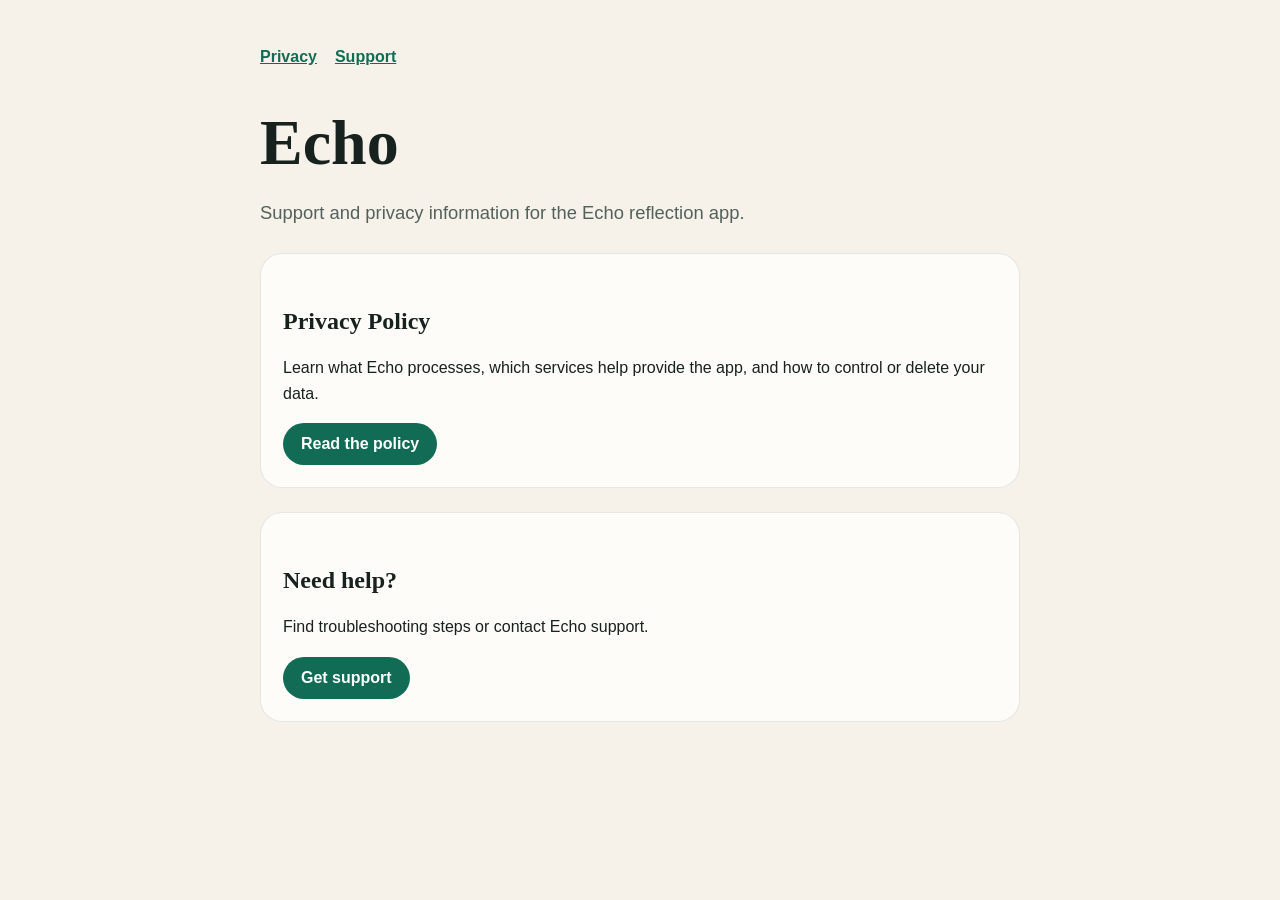
<file: index.html>
<!doctype html>
<html lang="en"><head><meta charset="utf-8"><meta name="viewport" content="width=device-width,initial-scale=1"><title>Echo — Support & Privacy</title><link rel="stylesheet" href="site.css"></head>
<body><main><nav><a href="privacy.html">Privacy</a><a href="support.html">Support</a></nav><h1>Echo</h1><p class="lede">Support and privacy information for the Echo reflection app.</p><div class="card"><h2>Privacy Policy</h2><p>Learn what Echo processes, which services help provide the app, and how to control or delete your data.</p><a class="button" href="privacy.html">Read the policy</a></div><div class="card"><h2>Need help?</h2><p>Find troubleshooting steps or contact Echo support.</p><a class="button" href="support.html">Get support</a></div></main></body></html>
</file>
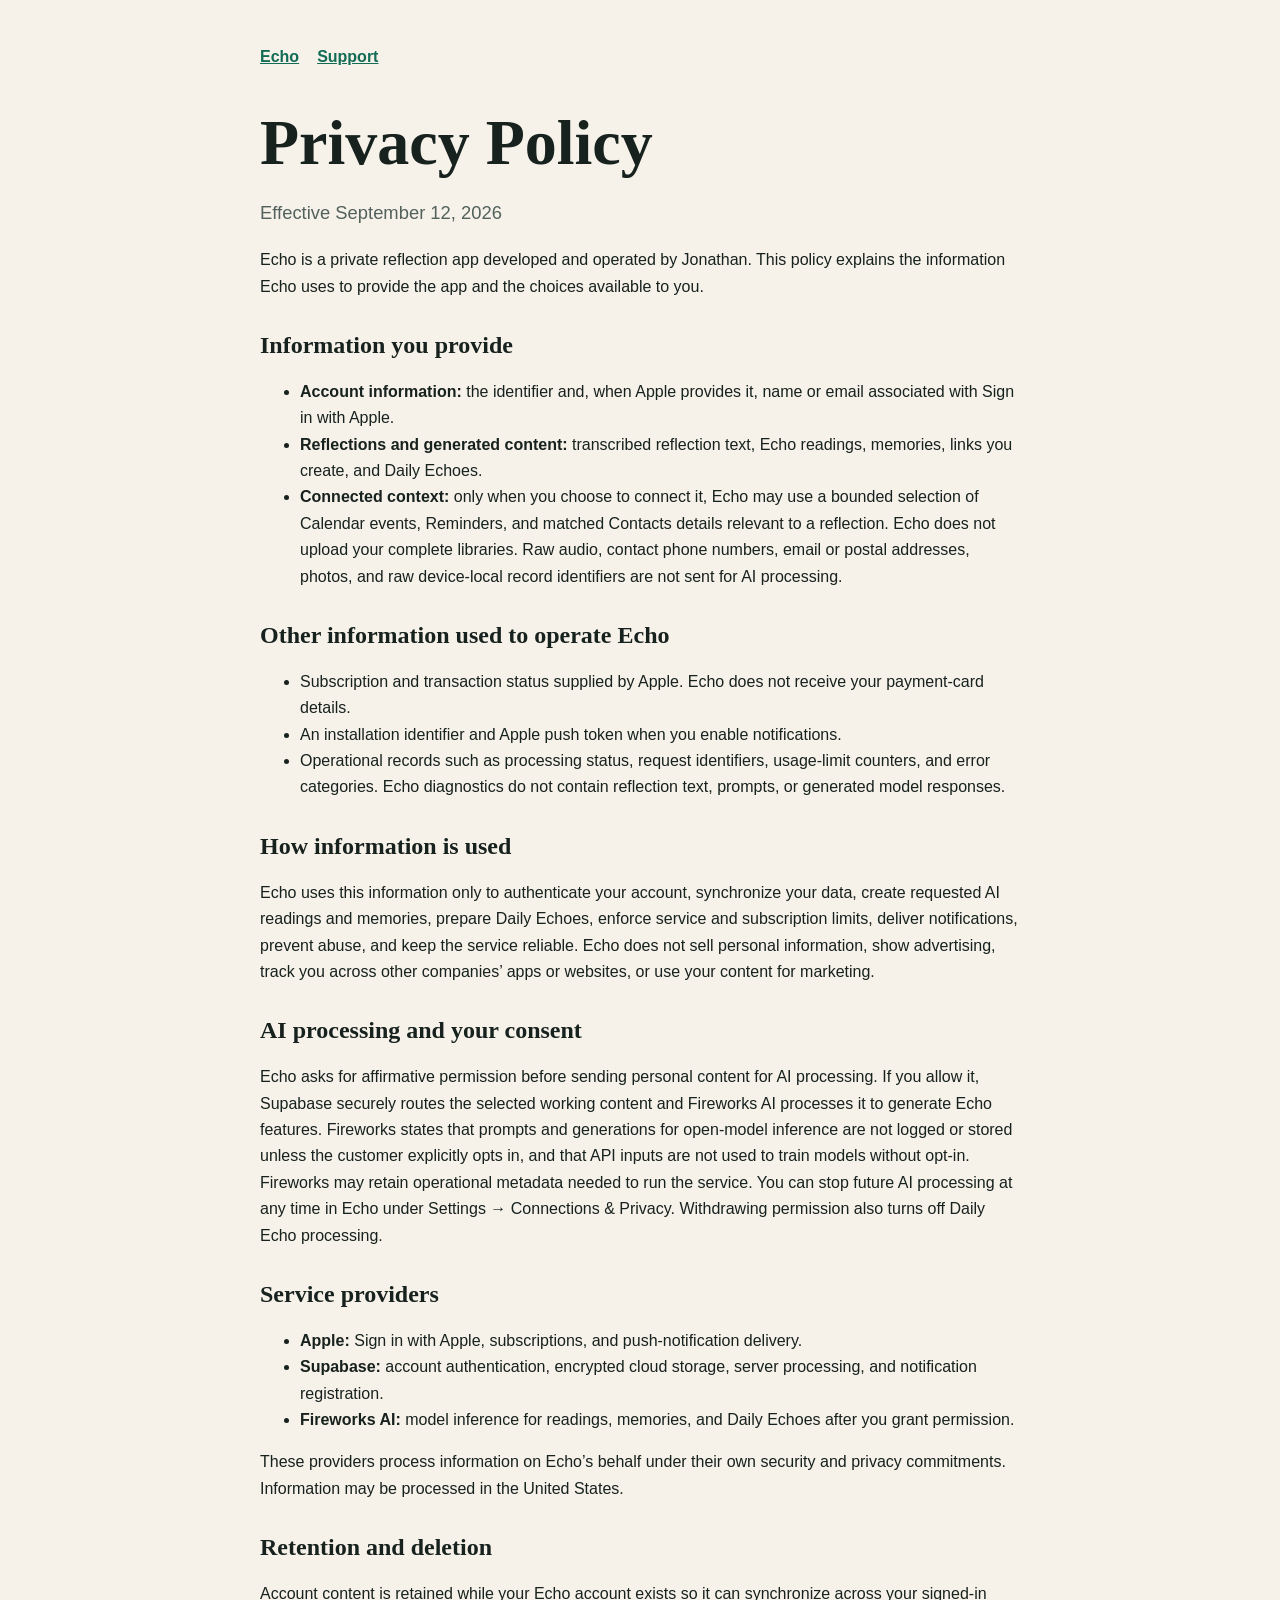
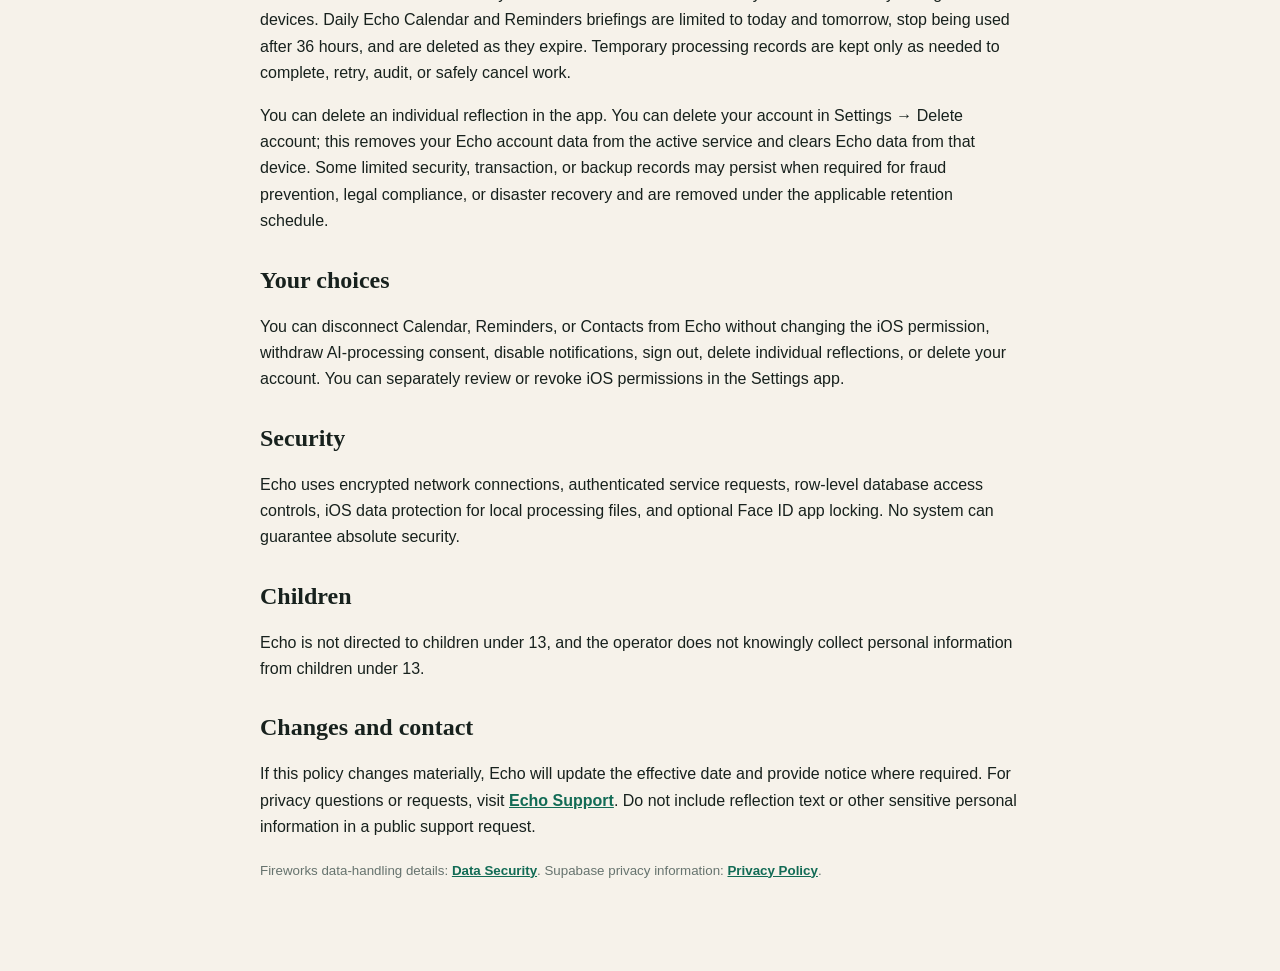
<file: privacy.html>
<!doctype html>
<html lang="en"><head><meta charset="utf-8"><meta name="viewport" content="width=device-width,initial-scale=1"><title>Echo Privacy Policy</title><link rel="stylesheet" href="site.css"></head>
<body><main><nav><a href="index.html">Echo</a><a href="support.html">Support</a></nav><h1>Privacy Policy</h1><p class="lede">Effective September 12, 2026</p>
<p>Echo is a private reflection app developed and operated by Jonathan. This policy explains the information Echo uses to provide the app and the choices available to you.</p>
<h2>Information you provide</h2><ul><li><strong>Account information:</strong> the identifier and, when Apple provides it, name or email associated with Sign in with Apple.</li><li><strong>Reflections and generated content:</strong> transcribed reflection text, Echo readings, memories, links you create, and Daily Echoes.</li><li><strong>Connected context:</strong> only when you choose to connect it, Echo may use a bounded selection of Calendar events, Reminders, and matched Contacts details relevant to a reflection. Echo does not upload your complete libraries. Raw audio, contact phone numbers, email or postal addresses, photos, and raw device-local record identifiers are not sent for AI processing.</li></ul>
<h2>Other information used to operate Echo</h2><ul><li>Subscription and transaction status supplied by Apple. Echo does not receive your payment-card details.</li><li>An installation identifier and Apple push token when you enable notifications.</li><li>Operational records such as processing status, request identifiers, usage-limit counters, and error categories. Echo diagnostics do not contain reflection text, prompts, or generated model responses.</li></ul>
<h2>How information is used</h2><p>Echo uses this information only to authenticate your account, synchronize your data, create requested AI readings and memories, prepare Daily Echoes, enforce service and subscription limits, deliver notifications, prevent abuse, and keep the service reliable. Echo does not sell personal information, show advertising, track you across other companies’ apps or websites, or use your content for marketing.</p>
<h2>AI processing and your consent</h2><p>Echo asks for affirmative permission before sending personal content for AI processing. If you allow it, Supabase securely routes the selected working content and Fireworks AI processes it to generate Echo features. Fireworks states that prompts and generations for open-model inference are not logged or stored unless the customer explicitly opts in, and that API inputs are not used to train models without opt-in. Fireworks may retain operational metadata needed to run the service. You can stop future AI processing at any time in Echo under Settings → Connections &amp; Privacy. Withdrawing permission also turns off Daily Echo processing.</p>
<h2>Service providers</h2><ul><li><strong>Apple:</strong> Sign in with Apple, subscriptions, and push-notification delivery.</li><li><strong>Supabase:</strong> account authentication, encrypted cloud storage, server processing, and notification registration.</li><li><strong>Fireworks AI:</strong> model inference for readings, memories, and Daily Echoes after you grant permission.</li></ul><p>These providers process information on Echo’s behalf under their own security and privacy commitments. Information may be processed in the United States.</p>
<h2>Retention and deletion</h2><p>Account content is retained while your Echo account exists so it can synchronize across your signed-in devices. Daily Echo Calendar and Reminders briefings are limited to today and tomorrow, stop being used after 36 hours, and are deleted as they expire. Temporary processing records are kept only as needed to complete, retry, audit, or safely cancel work.</p><p>You can delete an individual reflection in the app. You can delete your account in Settings → Delete account; this removes your Echo account data from the active service and clears Echo data from that device. Some limited security, transaction, or backup records may persist when required for fraud prevention, legal compliance, or disaster recovery and are removed under the applicable retention schedule.</p>
<h2>Your choices</h2><p>You can disconnect Calendar, Reminders, or Contacts from Echo without changing the iOS permission, withdraw AI-processing consent, disable notifications, sign out, delete individual reflections, or delete your account. You can separately review or revoke iOS permissions in the Settings app.</p>
<h2>Security</h2><p>Echo uses encrypted network connections, authenticated service requests, row-level database access controls, iOS data protection for local processing files, and optional Face ID app locking. No system can guarantee absolute security.</p>
<h2>Children</h2><p>Echo is not directed to children under 13, and the operator does not knowingly collect personal information from children under 13.</p>
<h2>Changes and contact</h2><p>If this policy changes materially, Echo will update the effective date and provide notice where required. For privacy questions or requests, visit <a href="support.html">Echo Support</a>. Do not include reflection text or other sensitive personal information in a public support request.</p>
<p><small>Fireworks data-handling details: <a href="https://docs.fireworks.ai/guides/security_compliance/data_security">Data Security</a>. Supabase privacy information: <a href="https://supabase.com/privacy">Privacy Policy</a>.</small></p></main></body></html>
</file>
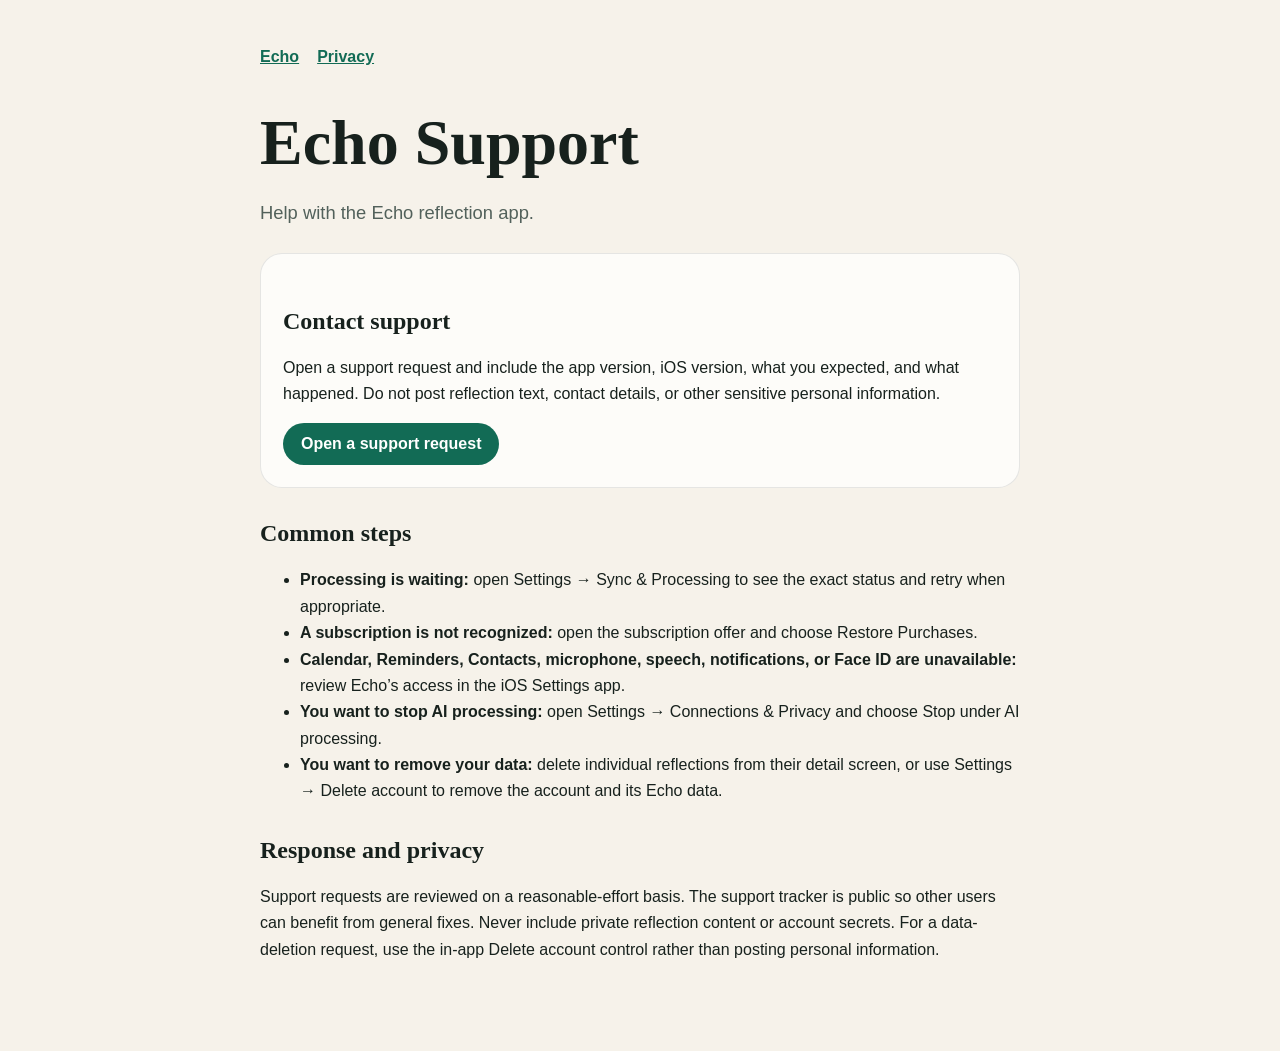
<file: support.html>
<!doctype html>
<html lang="en"><head><meta charset="utf-8"><meta name="viewport" content="width=device-width,initial-scale=1"><title>Echo Support</title><link rel="stylesheet" href="site.css"></head>
<body><main><nav><a href="index.html">Echo</a><a href="privacy.html">Privacy</a></nav><h1>Echo Support</h1><p class="lede">Help with the Echo reflection app.</p>
<div class="card"><h2>Contact support</h2><p>Open a support request and include the app version, iOS version, what you expected, and what happened. Do not post reflection text, contact details, or other sensitive personal information.</p><a class="button" href="https://github.com/mlgxd420/echo-app-support/issues/new?labels=support&amp;template=support-request.yml">Open a support request</a></div>
<h2>Common steps</h2><ul><li><strong>Processing is waiting:</strong> open Settings → Sync &amp; Processing to see the exact status and retry when appropriate.</li><li><strong>A subscription is not recognized:</strong> open the subscription offer and choose Restore Purchases.</li><li><strong>Calendar, Reminders, Contacts, microphone, speech, notifications, or Face ID are unavailable:</strong> review Echo’s access in the iOS Settings app.</li><li><strong>You want to stop AI processing:</strong> open Settings → Connections &amp; Privacy and choose Stop under AI processing.</li><li><strong>You want to remove your data:</strong> delete individual reflections from their detail screen, or use Settings → Delete account to remove the account and its Echo data.</li></ul>
<h2>Response and privacy</h2><p>Support requests are reviewed on a reasonable-effort basis. The support tracker is public so other users can benefit from general fixes. Never include private reflection content or account secrets. For a data-deletion request, use the in-app Delete account control rather than posting personal information.</p></main></body></html>
</file>
<file: site.css>
:root { color-scheme: light dark; font-family: -apple-system, BlinkMacSystemFont, "Segoe UI", sans-serif; }
body { margin: 0; background: #f6f2ea; color: #17211d; }
main { max-width: 760px; margin: 0 auto; padding: 48px 24px 72px; }
h1, h2 { font-family: ui-serif, Georgia, serif; font-weight: 600; }
h1 { font-size: clamp(2.2rem, 8vw, 4rem); margin: 0 0 8px; }
h2 { margin-top: 2rem; }
p, li { line-height: 1.65; }
a { color: #126b55; font-weight: 600; }
.lede { font-size: 1.15rem; color: #52615b; }
.card { background: rgba(255,255,255,.72); border: 1px solid rgba(23,33,29,.1); border-radius: 22px; padding: 22px; margin: 24px 0; }
.button { display: inline-block; padding: 12px 18px; border-radius: 999px; background: #126b55; color: white; text-decoration: none; }
nav { display: flex; gap: 18px; margin-bottom: 40px; }
small { color: #66736e; }
@media (prefers-color-scheme: dark) {
  body { background: #101713; color: #edf3ef; }
  .lede, small { color: #aab8b1; }
  .card { background: #18221d; border-color: rgba(255,255,255,.1); }
  a { color: #76d5b9; }
  .button { background: #257c64; color: white; }
}
</file>
